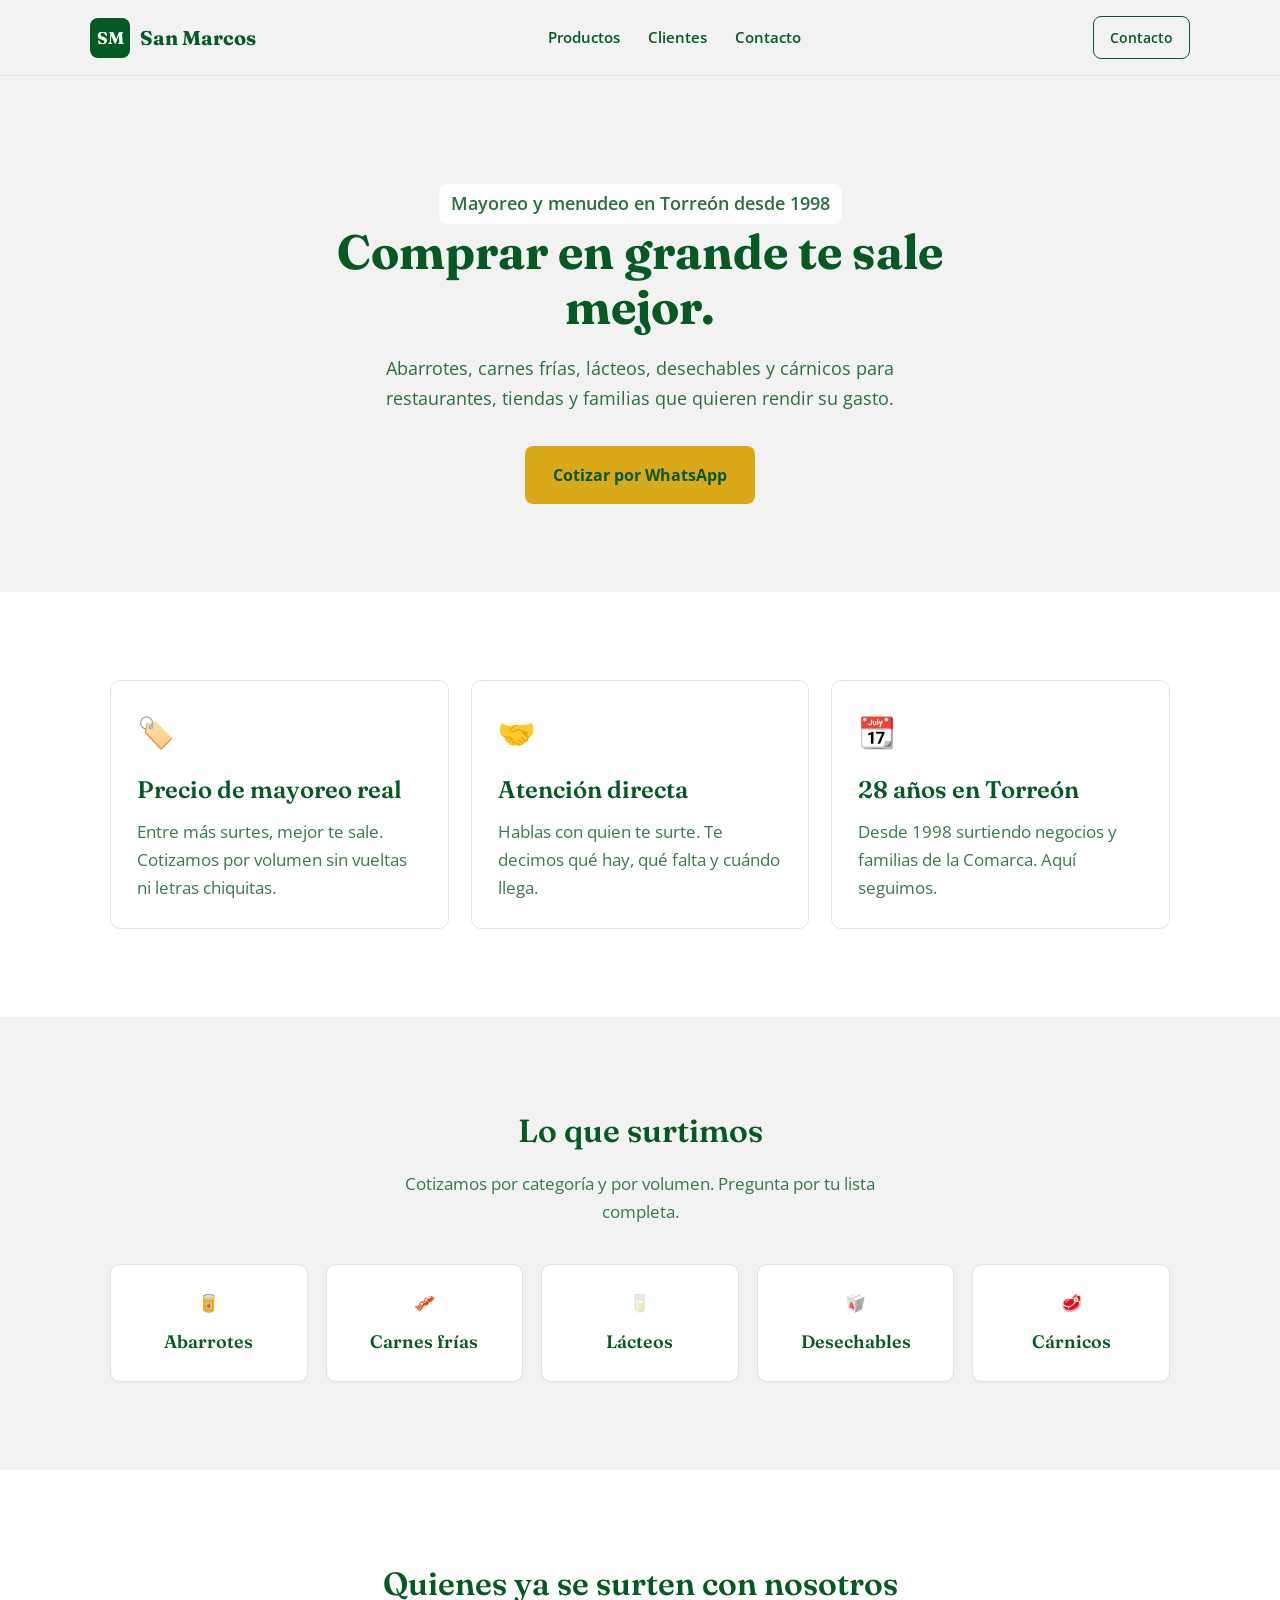
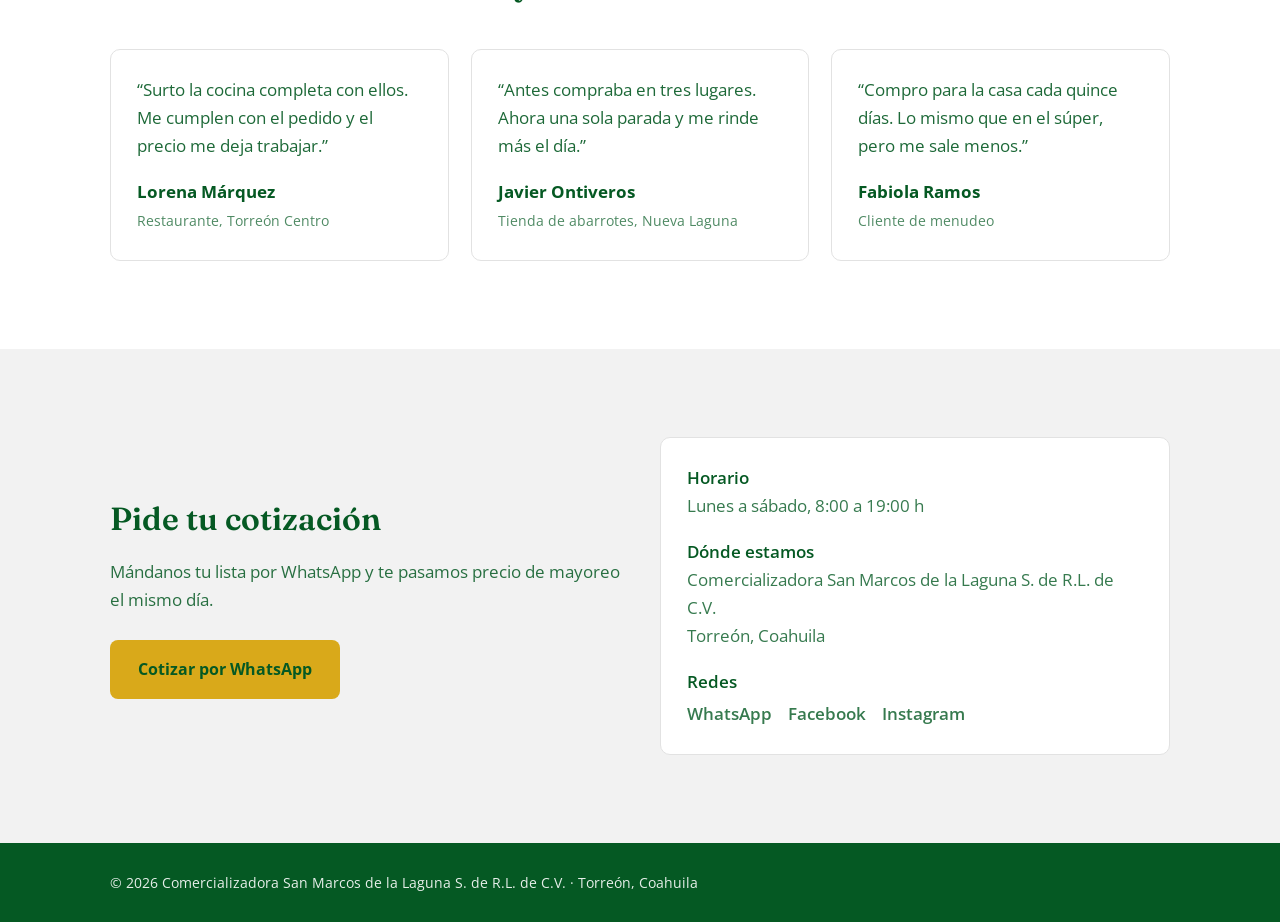
<file: index.html>
<!DOCTYPE html>
<html lang="es-MX">
<head>
<meta charset="utf-8" />
<meta name="viewport" content="width=device-width, initial-scale=1" />
<title>San Marcos | Abarrotes y cárnicos al mayoreo en Torreón</title>
<meta name="description" content="Abarrotes, carnes frías, lácteos, desechables y cárnicos al mayoreo y menudeo en Torreón. 28 años surtiendo restaurantes, tiendas y familias." />
<link rel="preconnect" href="https://fonts.googleapis.com" />
<link rel="preconnect" href="https://fonts.gstatic.com" crossorigin />
<link href="https://fonts.googleapis.com/css2?family=Fraunces:wght@600;700&family=Open+Sans:wght@400;600;700&display=swap" rel="stylesheet" />
<link rel="stylesheet" href="css/styles.css" />
</head>
<body>
<header>
  <div class="wrap nav">
    <a class="logo" href="#inicio"><span class="mark">SM</span>San Marcos</a>
    <nav class="menu">
      <a href="#productos">Productos</a>
      <a href="#clientes">Clientes</a>
      <a href="#contacto">Contacto</a>
    </nav>
    <a class="btn-ghost" href="#contacto">Contacto</a>
  </div>
</header>

<section id="inicio">
  <div class="wrap hero">
    <p class="tag">Mayoreo y menudeo en Torreón desde 1998</p>
    <h1>Comprar en grande te sale mejor.</h1>
    <p>Abarrotes, carnes frías, lácteos, desechables y cárnicos para restaurantes, tiendas y familias que quieren rendir su gasto.</p>
    <a class="btn js-wa" href="#">Cotizar por WhatsApp</a>
  </div>
</section>

<section class="alt">
  <div class="wrap grid g3">
    <div class="card"><span class="ico">🏷️</span><h3>Precio de mayoreo real</h3><p>Entre más surtes, mejor te sale. Cotizamos por volumen sin vueltas ni letras chiquitas.</p></div>
    <div class="card"><span class="ico">🤝</span><h3>Atención directa</h3><p>Hablas con quien te surte. Te decimos qué hay, qué falta y cuándo llega.</p></div>
    <div class="card"><span class="ico">📆</span><h3>28 años en Torreón</h3><p>Desde 1998 surtiendo negocios y familias de la Comarca. Aquí seguimos.</p></div>
  </div>
</section>

<section id="productos">
  <div class="wrap">
    <h2 class="sec">Lo que surtimos</h2>
    <p class="sub">Cotizamos por categoría y por volumen. Pregunta por tu lista completa.</p>
    <div class="grid-prod">
      <div class="prod"><span class="ico">🥫</span><h3>Abarrotes</h3></div>
      <div class="prod"><span class="ico">🥓</span><h3>Carnes frías</h3></div>
      <div class="prod"><span class="ico">🥛</span><h3>Lácteos</h3></div>
      <div class="prod"><span class="ico">🥡</span><h3>Desechables</h3></div>
      <div class="prod"><span class="ico">🥩</span><h3>Cárnicos</h3></div>
    </div>
  </div>
</section>

<section id="clientes" class="alt">
  <div class="wrap">
    <h2 class="sec">Quienes ya se surten con nosotros</h2>
    <div class="grid g3" style="margin-top:38px">
      <figure class="card"><blockquote>“Surto la cocina completa con ellos. Me cumplen con el pedido y el precio me deja trabajar.”</blockquote><figcaption><b>Lorena Márquez</b><span>Restaurante, Torreón Centro</span></figcaption></figure>
      <figure class="card"><blockquote>“Antes compraba en tres lugares. Ahora una sola parada y me rinde más el día.”</blockquote><figcaption><b>Javier Ontiveros</b><span>Tienda de abarrotes, Nueva Laguna</span></figcaption></figure>
      <figure class="card"><blockquote>“Compro para la casa cada quince días. Lo mismo que en el súper, pero me sale menos.”</blockquote><figcaption><b>Fabiola Ramos</b><span>Cliente de menudeo</span></figcaption></figure>
    </div>
  </div>
</section>

<section id="contacto">
  <div class="wrap contacto">
    <div>
      <h2 class="sec" style="text-align:left">Pide tu cotización</h2>
      <p style="margin-top:12px;opacity:.85">Mándanos tu lista por WhatsApp y te pasamos precio de mayoreo el mismo día.</p>
      <a class="btn js-wa" href="#" style="margin-top:26px">Cotizar por WhatsApp</a>
    </div>
    <div class="card">
      <dl>
        <div><dt>Horario</dt><dd>Lunes a sábado, 8:00 a 19:00 h</dd></div>
        <div><dt>Dónde estamos</dt><dd>Comercializadora San Marcos de la Laguna S. de R.L. de C.V.<br />Torreón, Coahuila</dd></div>
        <div><dt>Redes</dt><dd class="redes"><a class="js-wa" href="#">WhatsApp</a><a href="#contacto">Facebook</a><a href="#contacto">Instagram</a></dd></div>
      </dl>
    </div>
  </div>
</section>

<footer><div class="wrap">© <span id="year"></span> Comercializadora San Marcos de la Laguna S. de R.L. de C.V. · Torreón, Coahuila</div></footer>

<script src="js/main.js"></script>
</body>
</html>
</file>
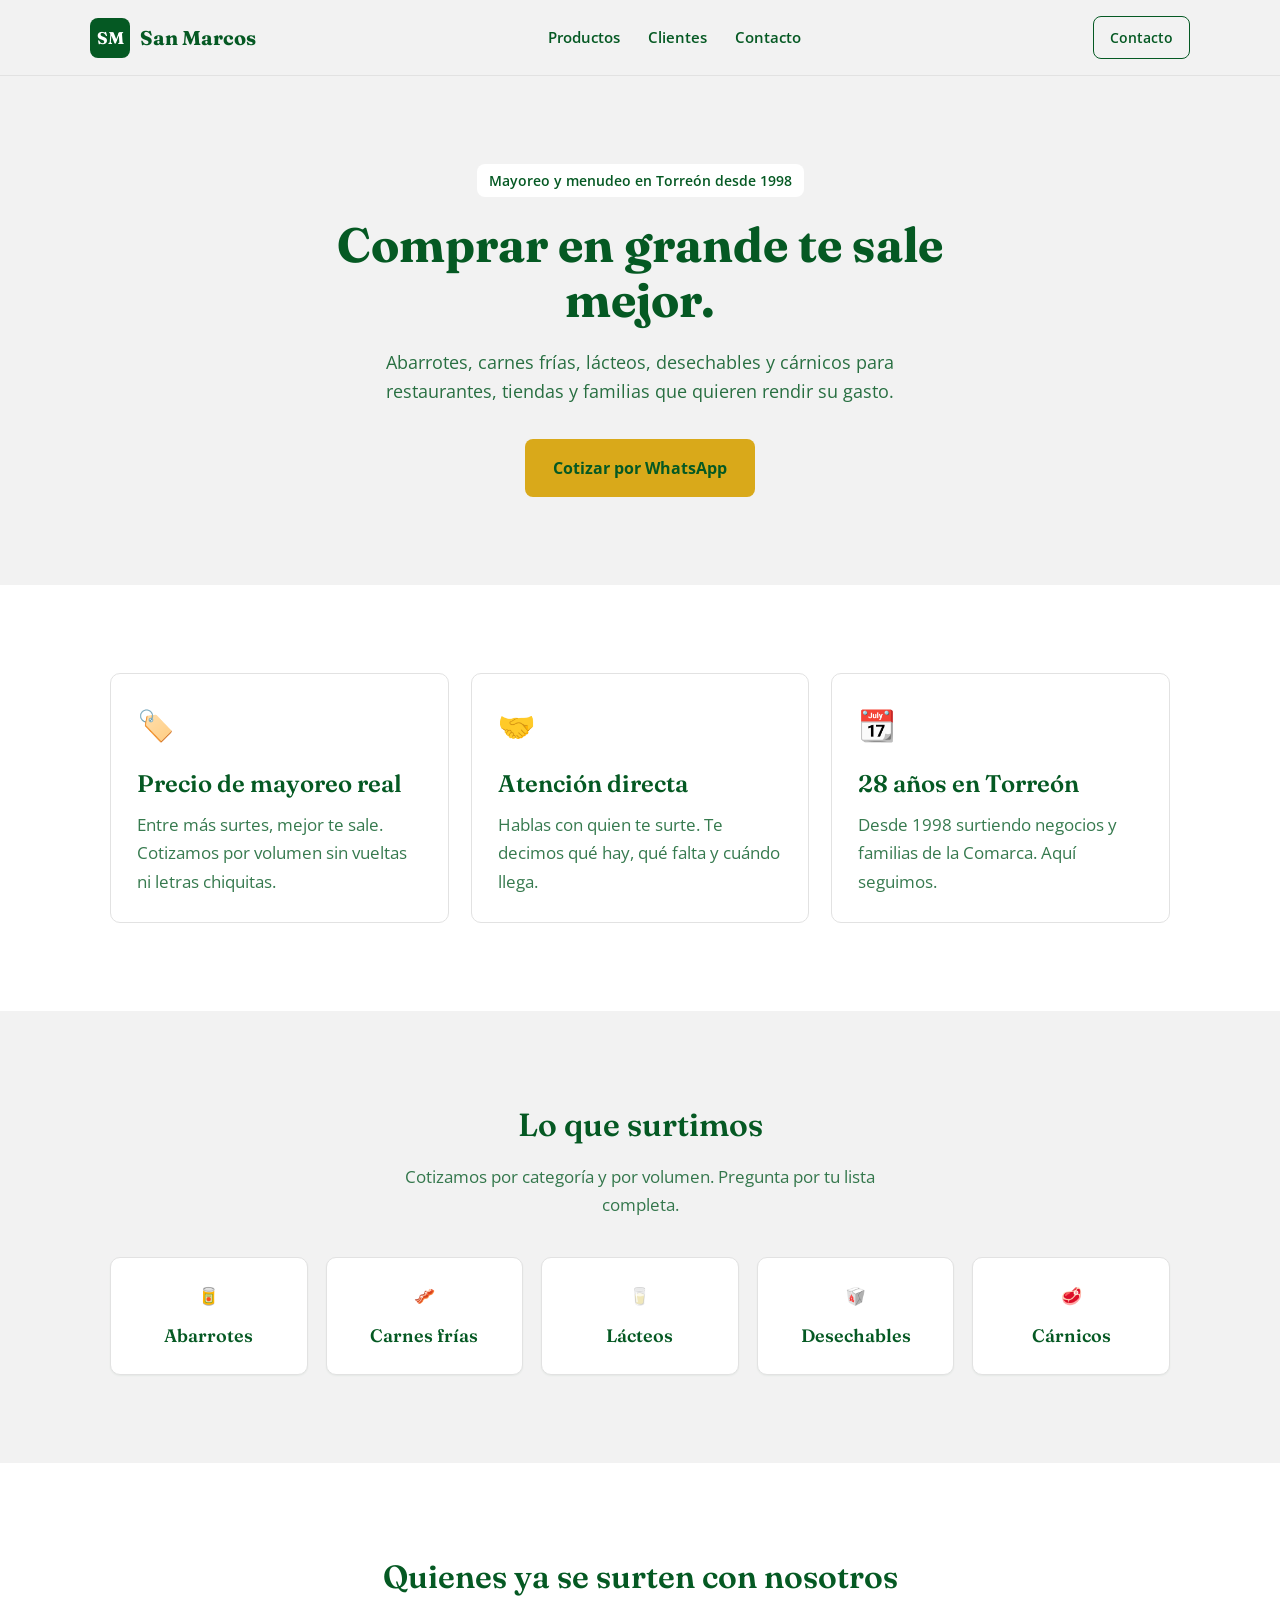
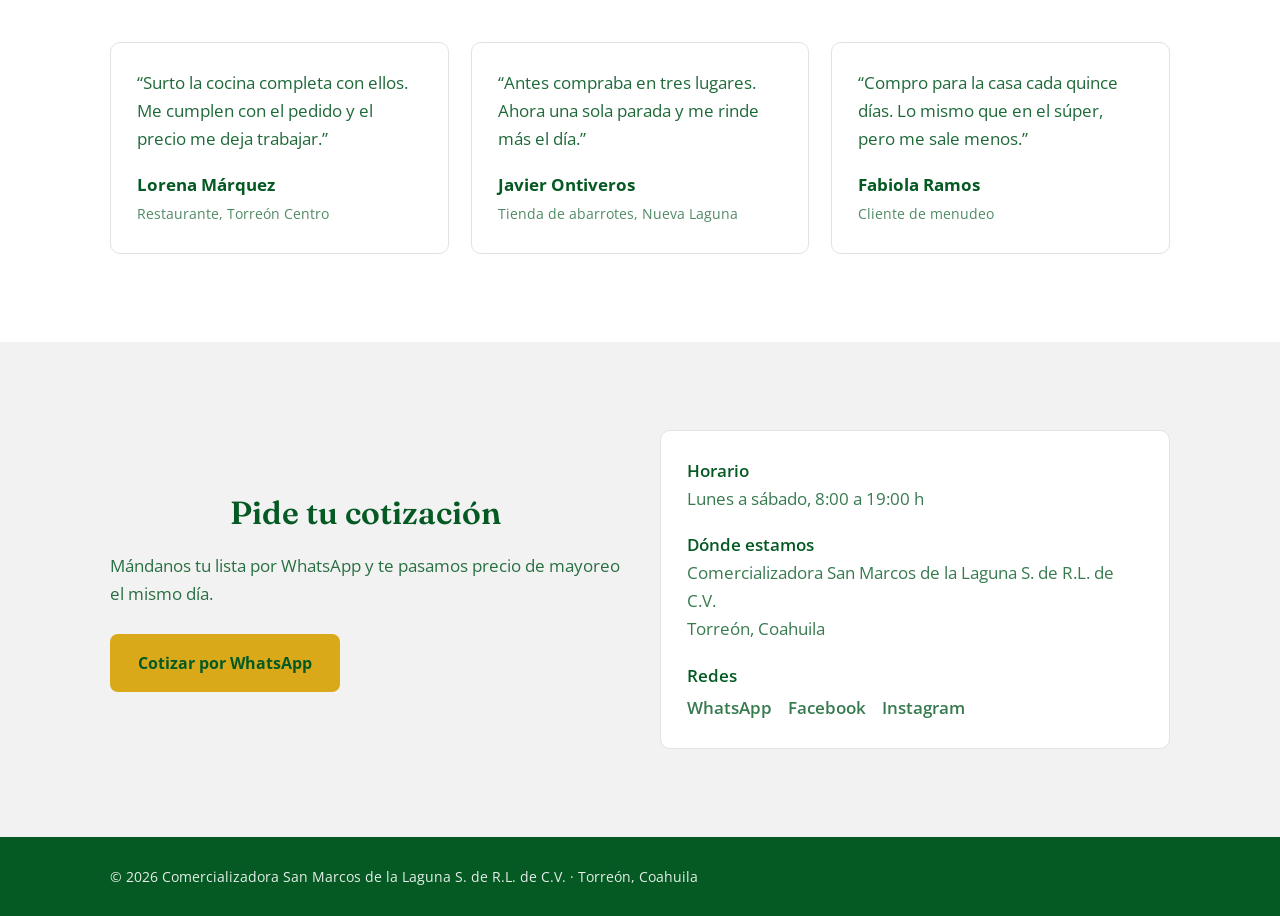
<file: empresaWeb/mi-negocio/index.html>
<!DOCTYPE html>
<html lang="es-MX">
<head>
<meta charset="utf-8" />
<meta name="viewport" content="width=device-width, initial-scale=1" />
<title>San Marcos | Abarrotes y cárnicos al mayoreo en Torreón</title>
<meta name="description" content="Abarrotes, carnes frías, lácteos, desechables y cárnicos al mayoreo y menudeo en Torreón. 28 años surtiendo restaurantes, tiendas y familias." />
<link rel="preconnect" href="https://fonts.googleapis.com" />
<link rel="preconnect" href="https://fonts.gstatic.com" crossorigin />
<link href="https://fonts.googleapis.com/css2?family=Fraunces:wght@600;700&family=Open+Sans:wght@400;600;700&display=swap" rel="stylesheet" />
<link rel="stylesheet" href="css/styles.css" />
</head>
<body>
<header>
  <div class="wrap nav">
    <a class="logo" href="#inicio"><span class="mark">SM</span>San Marcos</a>
    <nav class="menu" aria-label="Principal">
      <a href="#productos">Productos</a>
      <a href="#clientes">Clientes</a>
      <a href="#contacto">Contacto</a>
    </nav>
    <a class="btn-ghost" href="#contacto">Contacto</a>
  </div>
</header>

<main>
  <section id="inicio">
    <div class="wrap hero">
      <p class="tag">Mayoreo y menudeo en Torreón desde 1998</p>
      <h1>Comprar en grande te sale mejor.</h1>
      <p>Abarrotes, carnes frías, lácteos, desechables y cárnicos para restaurantes, tiendas y familias que quieren rendir su gasto.</p>
      <a class="btn js-wa" href="#">Cotizar por WhatsApp</a>
    </div>
  </section>

  <section class="alt" aria-label="Ventajas">
    <div class="wrap grid g3">
      <article class="card"><span class="ico">🏷️</span><h3>Precio de mayoreo real</h3><p>Entre más surtes, mejor te sale. Cotizamos por volumen sin vueltas ni letras chiquitas.</p></article>
      <article class="card"><span class="ico">🤝</span><h3>Atención directa</h3><p>Hablas con quien te surte. Te decimos qué hay, qué falta y cuándo llega.</p></article>
      <article class="card"><span class="ico">📆</span><h3>28 años en Torreón</h3><p>Desde 1998 surtiendo negocios y familias de la Comarca. Aquí seguimos.</p></article>
    </div>
  </section>

  <section id="productos">
    <div class="wrap">
      <h2 class="sec">Lo que surtimos</h2>
      <p class="sub">Cotizamos por categoría y por volumen. Pregunta por tu lista completa.</p>
      <ul class="grid-prod">
        <li class="prod"><span class="ico">🥫</span><h3>Abarrotes</h3></li>
        <li class="prod"><span class="ico">🥓</span><h3>Carnes frías</h3></li>
        <li class="prod"><span class="ico">🥛</span><h3>Lácteos</h3></li>
        <li class="prod"><span class="ico">🥡</span><h3>Desechables</h3></li>
        <li class="prod"><span class="ico">🥩</span><h3>Cárnicos</h3></li>
      </ul>
    </div>
  </section>

  <section id="clientes" class="alt">
    <div class="wrap">
      <h2 class="sec">Quienes ya se surten con nosotros</h2>
      <div class="grid g3 grid-clientes">
        <figure class="card"><blockquote>“Surto la cocina completa con ellos. Me cumplen con el pedido y el precio me deja trabajar.”</blockquote><figcaption><b>Lorena Márquez</b><span>Restaurante, Torreón Centro</span></figcaption></figure>
        <figure class="card"><blockquote>“Antes compraba en tres lugares. Ahora una sola parada y me rinde más el día.”</blockquote><figcaption><b>Javier Ontiveros</b><span>Tienda de abarrotes, Nueva Laguna</span></figcaption></figure>
        <figure class="card"><blockquote>“Compro para la casa cada quince días. Lo mismo que en el súper, pero me sale menos.”</blockquote><figcaption><b>Fabiola Ramos</b><span>Cliente de menudeo</span></figcaption></figure>
      </div>
    </div>
  </section>

  <section id="contacto">
    <div class="wrap contacto">
      <div>
        <h2 class="sec contacto-titulo">Pide tu cotización</h2>
        <p class="contacto-texto">Mándanos tu lista por WhatsApp y te pasamos precio de mayoreo el mismo día.</p>
        <a class="btn js-wa contacto-btn" href="#">Cotizar por WhatsApp</a>
      </div>
      <div class="card">
        <dl>
          <div><dt>Horario</dt><dd>Lunes a sábado, 8:00 a 19:00 h</dd></div>
          <div><dt>Dónde estamos</dt><dd>Comercializadora San Marcos de la Laguna S. de R.L. de C.V.<br />Torreón, Coahuila</dd></div>
          <div><dt>Redes</dt><dd class="redes"><a class="js-wa" href="#">WhatsApp</a><a href="#contacto">Facebook</a><a href="#contacto">Instagram</a></dd></div>
        </dl>
      </div>
    </div>
  </section>
</main>

<footer><div class="wrap">© <span id="year"></span> Comercializadora San Marcos de la Laguna S. de R.L. de C.V. · Torreón, Coahuila</div></footer>

<script src="js/main.js"></script>
</body>
</html>
</file>
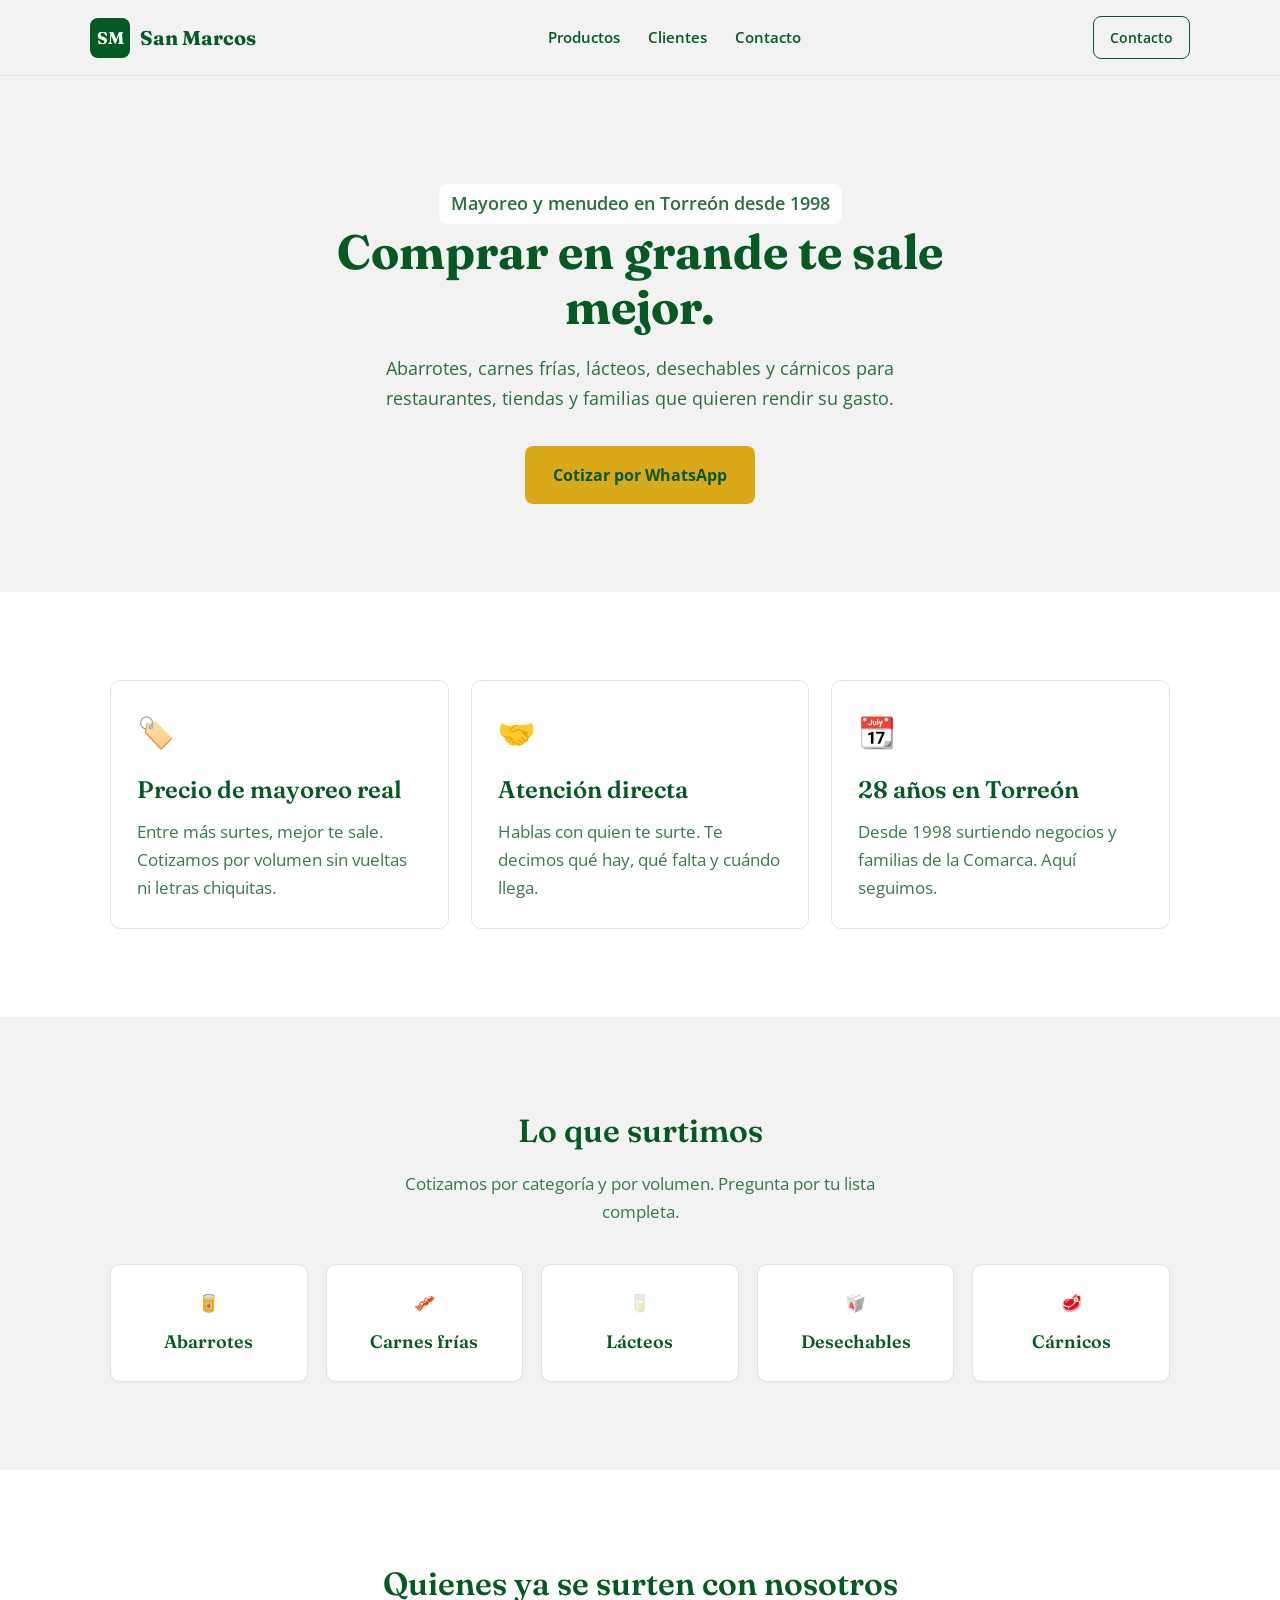
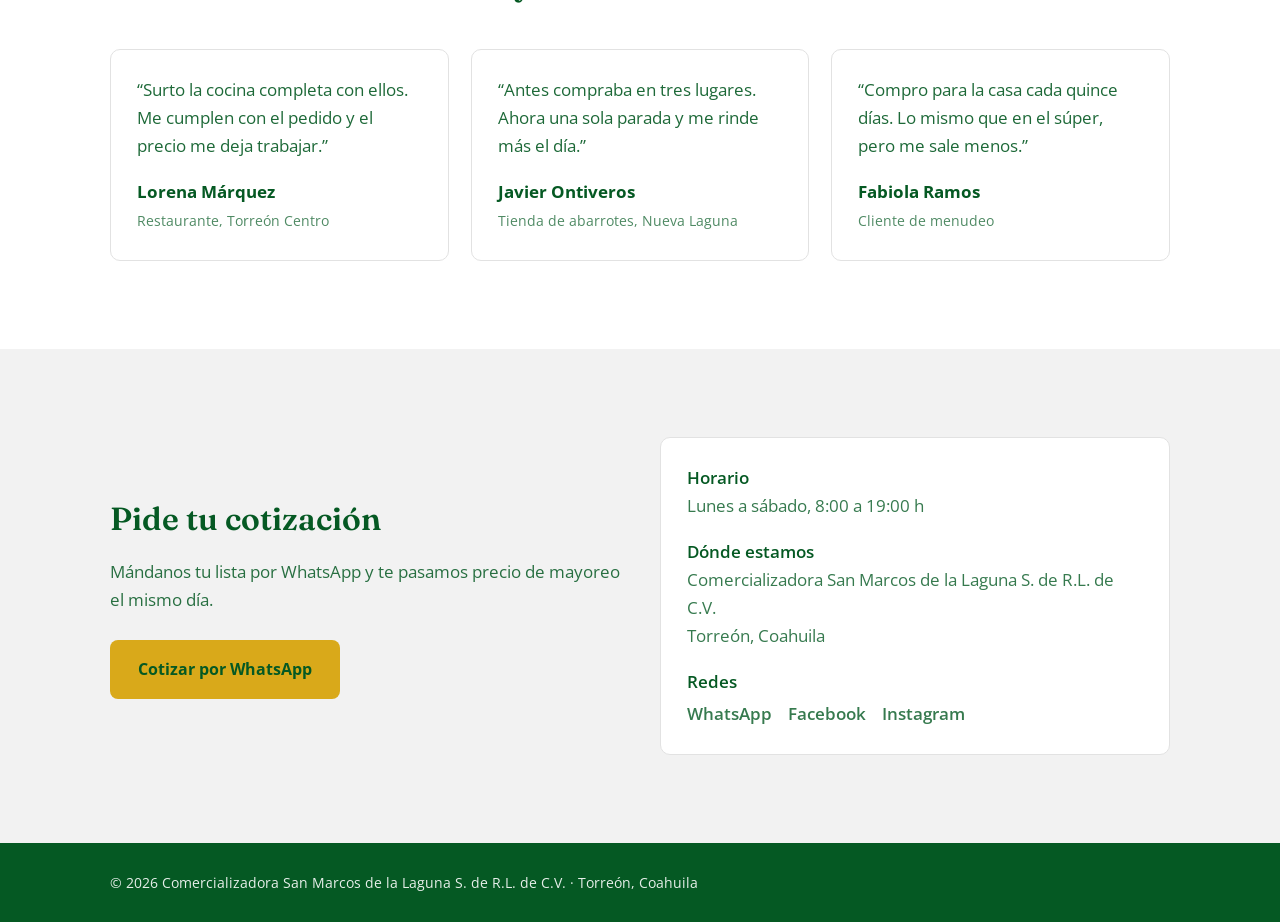
<file: san-marcos-index.html>
<!DOCTYPE html>
<html lang="es-MX">
<head>
<meta charset="utf-8" />
<meta name="viewport" content="width=device-width, initial-scale=1" />
<title>San Marcos | Abarrotes y cárnicos al mayoreo en Torreón</title>
<meta name="description" content="Abarrotes, carnes frías, lácteos, desechables y cárnicos al mayoreo y menudeo en Torreón. 28 años surtiendo restaurantes, tiendas y familias." />
<link rel="preconnect" href="https://fonts.googleapis.com" />
<link rel="preconnect" href="https://fonts.gstatic.com" crossorigin />
<link href="https://fonts.googleapis.com/css2?family=Fraunces:wght@600;700&family=Open+Sans:wght@400;600;700&display=swap" rel="stylesheet" />
<style>
  :root{
    --verde:#055923;
    --oro:#D9A91A;
    --fondo:#F2F2F2;
    --blanco:#FFFFFF;
    --borde:#E2E2E2;
  }
  *{box-sizing:border-box;margin:0;padding:0}
  body{
    font-family:"Open Sans",system-ui,sans-serif;
    font-size:17px;line-height:1.65;color:var(--verde);
    background:var(--fondo);-webkit-font-smoothing:antialiased;
  }
  h1,h2,h3{font-family:"Fraunces",Georgia,serif;color:var(--verde)}
  a{color:inherit;text-decoration:none}
  .wrap{max-width:1100px;margin:0 auto;padding:0 20px}
  section{padding:72px 0}
  .alt{background:var(--blanco)}

  header{position:sticky;top:0;z-index:50;background:rgba(242,242,242,.96);border-bottom:1px solid var(--borde);backdrop-filter:blur(8px)}
  .nav{display:flex;align-items:center;justify-content:space-between;padding:16px 0}
  .logo{display:flex;align-items:center;gap:10px;font-family:"Fraunces",serif;font-weight:700;font-size:20px}
  .mark{width:40px;height:40px;border-radius:8px;background:var(--verde);color:#fff;display:flex;align-items:center;justify-content:center;font-size:17px}
  .menu{display:none;gap:28px;font-size:15px;font-weight:600}
  .btn-ghost{border:1px solid var(--verde);border-radius:8px;padding:9px 16px;font-size:14px;font-weight:600}
  .btn-ghost:hover{background:var(--verde);color:#fff}

  .btn{display:inline-flex;align-items:center;justify-content:center;background:var(--oro);color:var(--verde);font-weight:700;font-size:16px;padding:16px 28px;border-radius:8px;border:none;cursor:pointer;width:100%}
  .btn:hover{filter:brightness(.94)}

  .hero{text-align:center;max-width:720px;margin:0 auto}
  .tag{display:inline-block;background:var(--blanco);border-radius:8px;padding:5px 12px;font-size:14px;font-weight:600;margin-bottom:20px}
  .hero h1{font-size:36px;font-weight:700;line-height:1.15}
  .hero p{font-size:18px;margin:20px auto 0;max-width:560px;opacity:.85}
  .hero .btn{margin-top:32px}

  .grid{display:grid;gap:22px}
  .card{background:var(--blanco);border:1px solid var(--borde);border-radius:10px;padding:26px}
  .card .ico{font-size:30px;display:block}
  .card h3{font-size:24px;font-weight:600;margin-top:14px}
  .card p{margin-top:8px;opacity:.8}

  h2.sec{font-size:28px;font-weight:600;text-align:center}
  p.sub{text-align:center;max-width:520px;margin:12px auto 0;opacity:.8}
  .prod{background:var(--blanco);border:1px solid var(--borde);border-radius:10px;padding:24px;text-align:center;box-shadow:0 1px 2px rgba(5,89,35,.06)}
  .prod h3{font-size:18px;font-weight:600;margin-top:10px}
  .grid-prod{display:grid;grid-template-columns:repeat(2,1fr);gap:18px;margin-top:38px}

  blockquote{opacity:.9}
  figcaption{margin-top:18px}
  figcaption b{display:block}
  figcaption span{font-size:14px;opacity:.7}

  dl div+div{margin-top:18px}
  dt{font-weight:600}
  dd{opacity:.8}
  .redes{display:flex;gap:16px;margin-top:4px;font-weight:600}

  footer{background:var(--verde);color:rgba(255,255,255,.9);font-size:14px}
  footer .wrap{padding:28px 20px}

  @media(min-width:768px){
    .menu{display:flex}
    section{padding:88px 0}
    .hero h1{font-size:48px}
    .btn{width:auto}
    .g3{grid-template-columns:repeat(3,1fr)}
    .grid-prod{grid-template-columns:repeat(5,1fr)}
    .contacto{display:grid;grid-template-columns:1fr 1fr;gap:40px;align-items:center}
    h2.sec{font-size:32px}
  }
</style>
</head>
<body>
<header>
  <div class="wrap nav">
    <a class="logo" href="#inicio"><span class="mark">SM</span>San Marcos</a>
    <nav class="menu">
      <a href="#productos">Productos</a>
      <a href="#clientes">Clientes</a>
      <a href="#contacto">Contacto</a>
    </nav>
    <a class="btn-ghost" href="#contacto">Contacto</a>
  </div>
</header>

<section id="inicio">
  <div class="wrap hero">
    <p class="tag">Mayoreo y menudeo en Torreón desde 1998</p>
    <h1>Comprar en grande te sale mejor.</h1>
    <p>Abarrotes, carnes frías, lácteos, desechables y cárnicos para restaurantes, tiendas y familias que quieren rendir su gasto.</p>
    <a class="btn js-wa" href="#">Cotizar por WhatsApp</a>
  </div>
</section>

<section class="alt">
  <div class="wrap grid g3">
    <div class="card"><span class="ico">🏷️</span><h3>Precio de mayoreo real</h3><p>Entre más surtes, mejor te sale. Cotizamos por volumen sin vueltas ni letras chiquitas.</p></div>
    <div class="card"><span class="ico">🤝</span><h3>Atención directa</h3><p>Hablas con quien te surte. Te decimos qué hay, qué falta y cuándo llega.</p></div>
    <div class="card"><span class="ico">📆</span><h3>28 años en Torreón</h3><p>Desde 1998 surtiendo negocios y familias de la Comarca. Aquí seguimos.</p></div>
  </div>
</section>

<section id="productos">
  <div class="wrap">
    <h2 class="sec">Lo que surtimos</h2>
    <p class="sub">Cotizamos por categoría y por volumen. Pregunta por tu lista completa.</p>
    <div class="grid-prod">
      <div class="prod"><span class="ico">🥫</span><h3>Abarrotes</h3></div>
      <div class="prod"><span class="ico">🥓</span><h3>Carnes frías</h3></div>
      <div class="prod"><span class="ico">🥛</span><h3>Lácteos</h3></div>
      <div class="prod"><span class="ico">🥡</span><h3>Desechables</h3></div>
      <div class="prod"><span class="ico">🥩</span><h3>Cárnicos</h3></div>
    </div>
  </div>
</section>

<section id="clientes" class="alt">
  <div class="wrap">
    <h2 class="sec">Quienes ya se surten con nosotros</h2>
    <div class="grid g3" style="margin-top:38px">
      <figure class="card"><blockquote>“Surto la cocina completa con ellos. Me cumplen con el pedido y el precio me deja trabajar.”</blockquote><figcaption><b>Lorena Márquez</b><span>Restaurante, Torreón Centro</span></figcaption></figure>
      <figure class="card"><blockquote>“Antes compraba en tres lugares. Ahora una sola parada y me rinde más el día.”</blockquote><figcaption><b>Javier Ontiveros</b><span>Tienda de abarrotes, Nueva Laguna</span></figcaption></figure>
      <figure class="card"><blockquote>“Compro para la casa cada quince días. Lo mismo que en el súper, pero me sale menos.”</blockquote><figcaption><b>Fabiola Ramos</b><span>Cliente de menudeo</span></figcaption></figure>
    </div>
  </div>
</section>

<section id="contacto">
  <div class="wrap contacto">
    <div>
      <h2 class="sec" style="text-align:left">Pide tu cotización</h2>
      <p style="margin-top:12px;opacity:.85">Mándanos tu lista por WhatsApp y te pasamos precio de mayoreo el mismo día.</p>
      <a class="btn js-wa" href="#" style="margin-top:26px">Cotizar por WhatsApp</a>
    </div>
    <div class="card">
      <dl>
        <div><dt>Horario</dt><dd>Lunes a sábado, 8:00 a 19:00 h</dd></div>
        <div><dt>Dónde estamos</dt><dd>Comercializadora San Marcos de la Laguna S. de R.L. de C.V.<br />Torreón, Coahuila</dd></div>
        <div><dt>Redes</dt><dd class="redes"><a class="js-wa" href="#">WhatsApp</a><a href="#contacto">Facebook</a><a href="#contacto">Instagram</a></dd></div>
      </dl>
    </div>
  </div>
</section>

<footer><div class="wrap">© <span id="year"></span> Comercializadora San Marcos de la Laguna S. de R.L. de C.V. · Torreón, Coahuila</div></footer>

<script>
  // Cambia este número por el WhatsApp real del negocio (formato: 52 + 10 dígitos)
  var WHATSAPP = "528710000000";
  var url = "https://wa.me/" + WHATSAPP + "?text=" + encodeURIComponent("Hola, quiero cotizar como negocio");
  document.querySelectorAll(".js-wa").forEach(function (a) { a.href = url; });
  document.getElementById("year").textContent = new Date().getFullYear();
</script>
</body>
</html>
</file>
<file: css/styles.css>
:root{
  --verde:#055923;
  --oro:#D9A91A;
  --fondo:#F2F2F2;
  --blanco:#FFFFFF;
  --borde:#E2E2E2;
}
*{box-sizing:border-box;margin:0;padding:0}
body{
  font-family:"Open Sans",system-ui,sans-serif;
  font-size:17px;line-height:1.65;color:var(--verde);
  background:var(--fondo);-webkit-font-smoothing:antialiased;
}
h1,h2,h3{font-family:"Fraunces",Georgia,serif;color:var(--verde)}
a{color:inherit;text-decoration:none}
.wrap{max-width:1100px;margin:0 auto;padding:0 20px}
section{padding:72px 0}
.alt{background:var(--blanco)}

header{position:sticky;top:0;z-index:50;background:rgba(242,242,242,.96);border-bottom:1px solid var(--borde);backdrop-filter:blur(8px)}
.nav{display:flex;align-items:center;justify-content:space-between;padding:16px 0}
.logo{display:flex;align-items:center;gap:10px;font-family:"Fraunces",serif;font-weight:700;font-size:20px}
.mark{width:40px;height:40px;border-radius:8px;background:var(--verde);color:#fff;display:flex;align-items:center;justify-content:center;font-size:17px}
.menu{display:none;gap:28px;font-size:15px;font-weight:600}
.btn-ghost{border:1px solid var(--verde);border-radius:8px;padding:9px 16px;font-size:14px;font-weight:600}
.btn-ghost:hover{background:var(--verde);color:#fff}

.btn{display:inline-flex;align-items:center;justify-content:center;background:var(--oro);color:var(--verde);font-weight:700;font-size:16px;padding:16px 28px;border-radius:8px;border:none;cursor:pointer;width:100%}
.btn:hover{filter:brightness(.94)}

.hero{text-align:center;max-width:720px;margin:0 auto}
.tag{display:inline-block;background:var(--blanco);border-radius:8px;padding:5px 12px;font-size:14px;font-weight:600;margin-bottom:20px}
.hero h1{font-size:36px;font-weight:700;line-height:1.15}
.hero p{font-size:18px;margin:20px auto 0;max-width:560px;opacity:.85}
.hero .btn{margin-top:32px}

.grid{display:grid;gap:22px}
.card{background:var(--blanco);border:1px solid var(--borde);border-radius:10px;padding:26px}
.card .ico{font-size:30px;display:block}
.card h3{font-size:24px;font-weight:600;margin-top:14px}
.card p{margin-top:8px;opacity:.8}

h2.sec{font-size:28px;font-weight:600;text-align:center}
p.sub{text-align:center;max-width:520px;margin:12px auto 0;opacity:.8}
.prod{background:var(--blanco);border:1px solid var(--borde);border-radius:10px;padding:24px;text-align:center;box-shadow:0 1px 2px rgba(5,89,35,.06)}
.prod h3{font-size:18px;font-weight:600;margin-top:10px}
.grid-prod{display:grid;grid-template-columns:repeat(2,1fr);gap:18px;margin-top:38px}

blockquote{opacity:.9}
figcaption{margin-top:18px}
figcaption b{display:block}
figcaption span{font-size:14px;opacity:.7}

dl div+div{margin-top:18px}
dt{font-weight:600}
dd{opacity:.8}
.redes{display:flex;gap:16px;margin-top:4px;font-weight:600}

footer{background:var(--verde);color:rgba(255,255,255,.9);font-size:14px}
footer .wrap{padding:28px 20px}

@media(min-width:768px){
  .menu{display:flex}
  section{padding:88px 0}
  .hero h1{font-size:48px}
  .btn{width:auto}
  .g3{grid-template-columns:repeat(3,1fr)}
  .grid-prod{grid-template-columns:repeat(5,1fr)}
  .contacto{display:grid;grid-template-columns:1fr 1fr;gap:40px;align-items:center}
  h2.sec{font-size:32px}
}
</file>
<file: empresaWeb/mi-negocio/css/styles.css>
:root{
  --verde:#055923;
  --oro:#D9A91A;
  --fondo:#F2F2F2;
  --blanco:#FFFFFF;
  --borde:#E2E2E2;
}
*{box-sizing:border-box;margin:0;padding:0}
body{
  font-family:"Open Sans",system-ui,sans-serif;
  font-size:17px;line-height:1.65;color:var(--verde);
  background:var(--fondo);-webkit-font-smoothing:antialiased;
}
h1,h2,h3{font-family:"Fraunces",Georgia,serif;color:var(--verde)}
a{color:inherit;text-decoration:none}
.wrap{max-width:1100px;margin:0 auto;padding:0 20px}
section{padding:72px 0}
.alt{background:var(--blanco)}

/* Header */
header{position:sticky;top:0;z-index:50;background:rgba(242,242,242,.96);border-bottom:1px solid var(--borde);backdrop-filter:blur(8px)}
.nav{display:flex;align-items:center;justify-content:space-between;padding:16px 0}
.logo{display:flex;align-items:center;gap:10px;font-family:"Fraunces",serif;font-weight:700;font-size:20px}
.mark{width:40px;height:40px;border-radius:8px;background:var(--verde);color:#fff;display:flex;align-items:center;justify-content:center;font-size:17px}
.menu{display:none;gap:28px;font-size:15px;font-weight:600}
.btn-ghost{border:1px solid var(--verde);border-radius:8px;padding:9px 16px;font-size:14px;font-weight:600}
.btn-ghost:hover{background:var(--verde);color:#fff}

/* Botón principal */
.btn{display:inline-flex;align-items:center;justify-content:center;background:var(--oro);color:var(--verde);font-weight:700;font-size:16px;padding:16px 28px;border-radius:8px;border:none;cursor:pointer;width:100%}
.btn:hover{filter:brightness(.94)}

/* Hero */
.hero{text-align:center;max-width:720px;margin:0 auto}
.tag{display:inline-block;background:var(--blanco);border-radius:8px;padding:5px 12px;font-size:14px;font-weight:600;margin-bottom:20px}
.hero h1{font-size:36px;font-weight:700;line-height:1.15}
.hero p{font-size:18px;margin:20px auto 0;max-width:560px;opacity:.85}
.hero .tag{font-size:14px;margin:0 0 20px;max-width:none;opacity:1}
.hero .btn{margin-top:32px}

/* Tarjetas */
.grid{display:grid;gap:22px}
.card{background:var(--blanco);border:1px solid var(--borde);border-radius:10px;padding:26px}
.card .ico{font-size:30px;display:block}
.card h3{font-size:24px;font-weight:600;margin-top:14px}
.card p{margin-top:8px;opacity:.8}

/* Productos */
h2.sec{font-size:28px;font-weight:600;text-align:center}
p.sub{text-align:center;max-width:520px;margin:12px auto 0;opacity:.8}
.prod{background:var(--blanco);border:1px solid var(--borde);border-radius:10px;padding:24px;text-align:center;box-shadow:0 1px 2px rgba(5,89,35,.06)}
.prod h3{font-size:18px;font-weight:600;margin-top:10px}
.grid-prod{display:grid;grid-template-columns:repeat(2,1fr);gap:18px;margin-top:38px;list-style:none}

/* Testimonios */
.grid-clientes{margin-top:38px}
blockquote{opacity:.9}
figcaption{margin-top:18px}
figcaption b{display:block}
figcaption span{font-size:14px;opacity:.7}

/* Contacto */
.contacto-titulo{text-align:left}
.contacto-texto{margin-top:12px;opacity:.85}
.contacto-btn{margin-top:26px}
dl div+div{margin-top:18px}
dt{font-weight:600}
dd{opacity:.8}
.redes{display:flex;gap:16px;margin-top:4px;font-weight:600}

/* Footer */
footer{background:var(--verde);color:rgba(255,255,255,.9);font-size:14px}
footer .wrap{padding:28px 20px}

@media(min-width:768px){
  .menu{display:flex}
  section{padding:88px 0}
  .hero h1{font-size:48px}
  .btn{width:auto}
  .g3{grid-template-columns:repeat(3,1fr)}
  .grid-prod{grid-template-columns:repeat(5,1fr)}
  .contacto{display:grid;grid-template-columns:1fr 1fr;gap:40px;align-items:center}
  h2.sec{font-size:32px}
}
</file>
